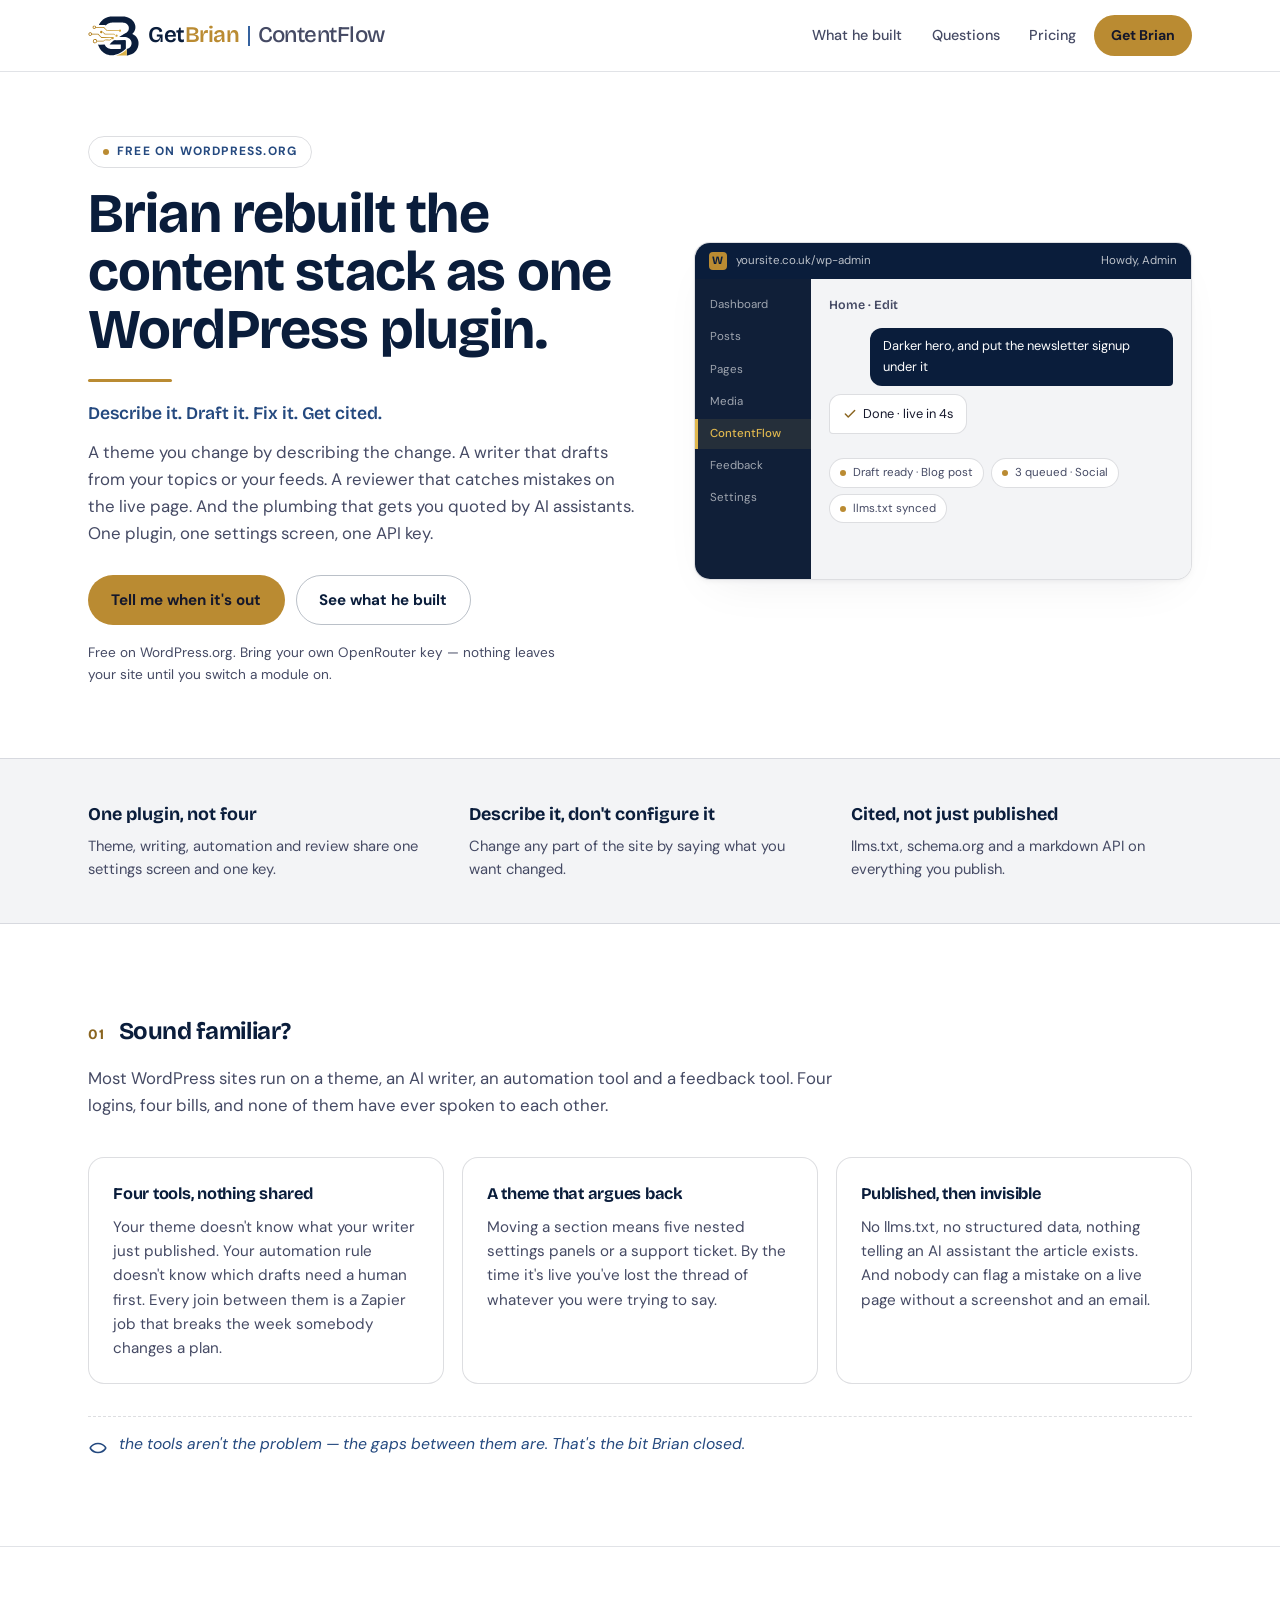
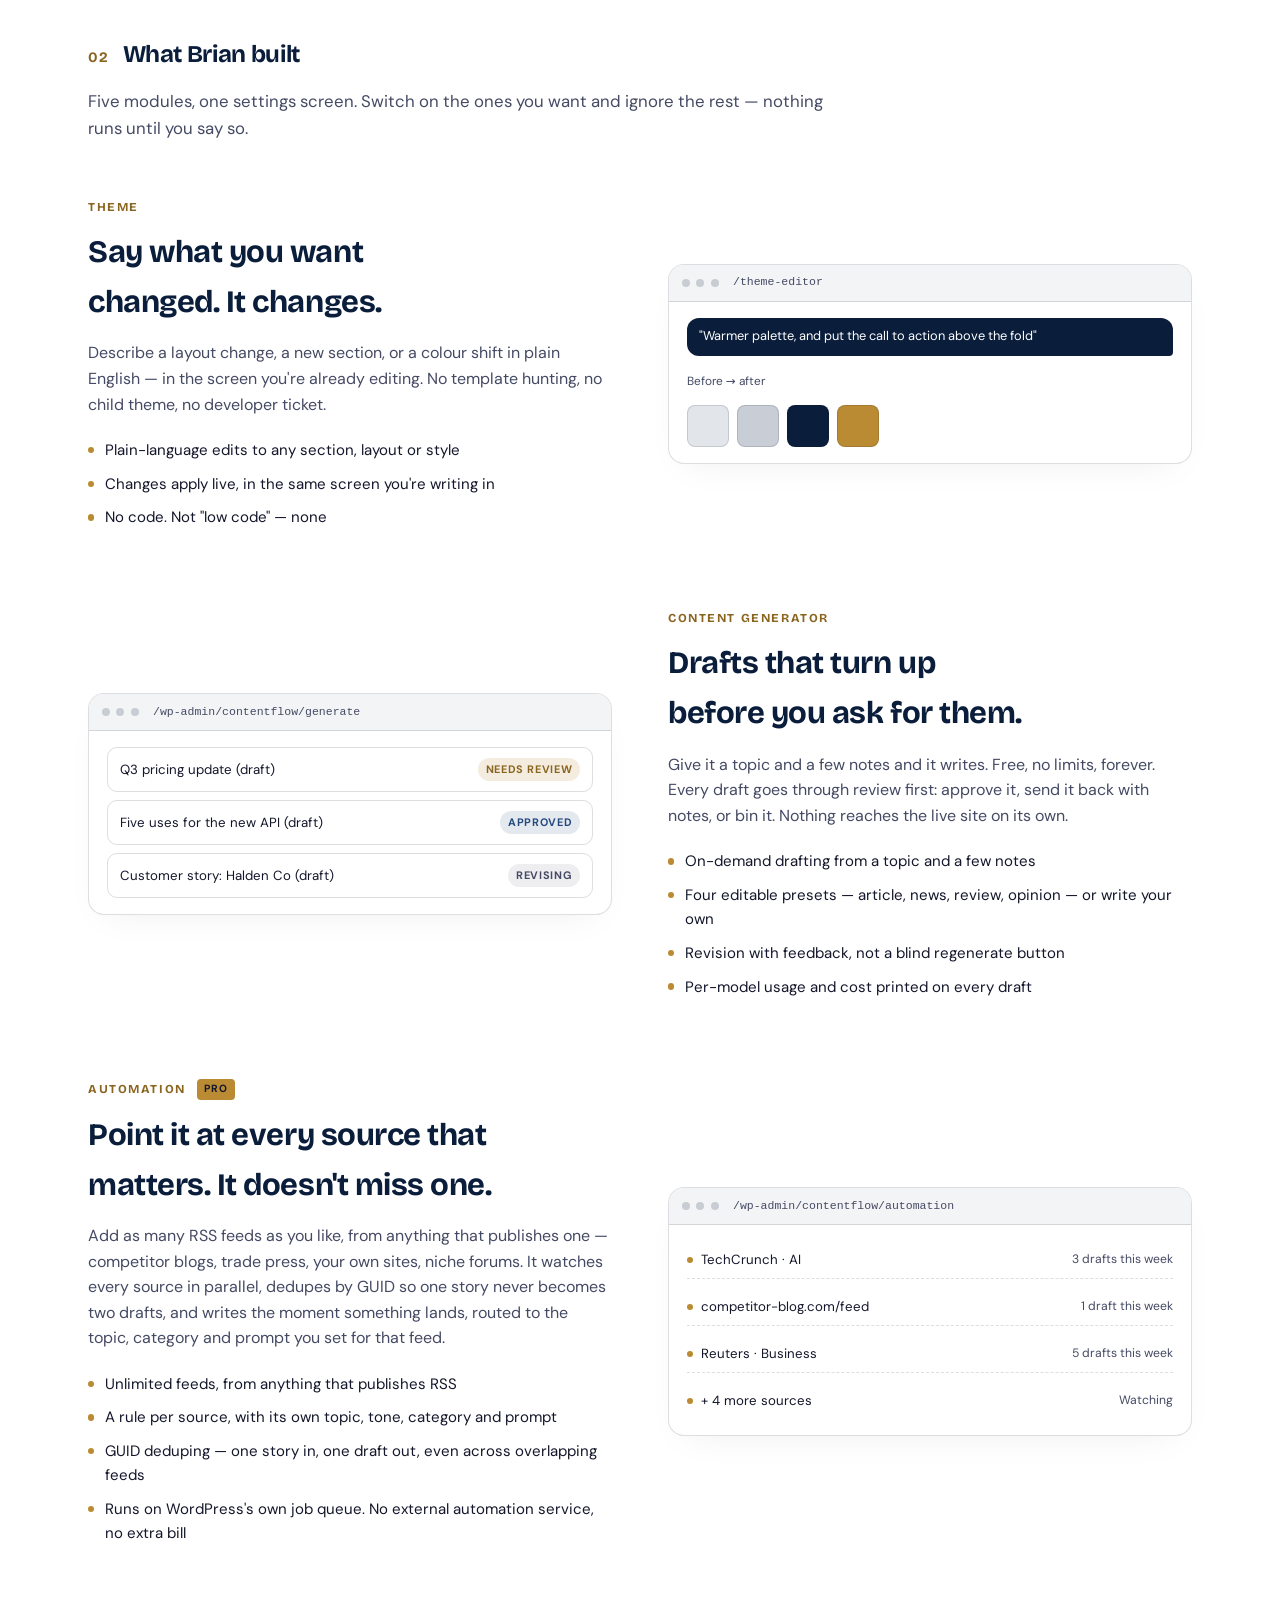
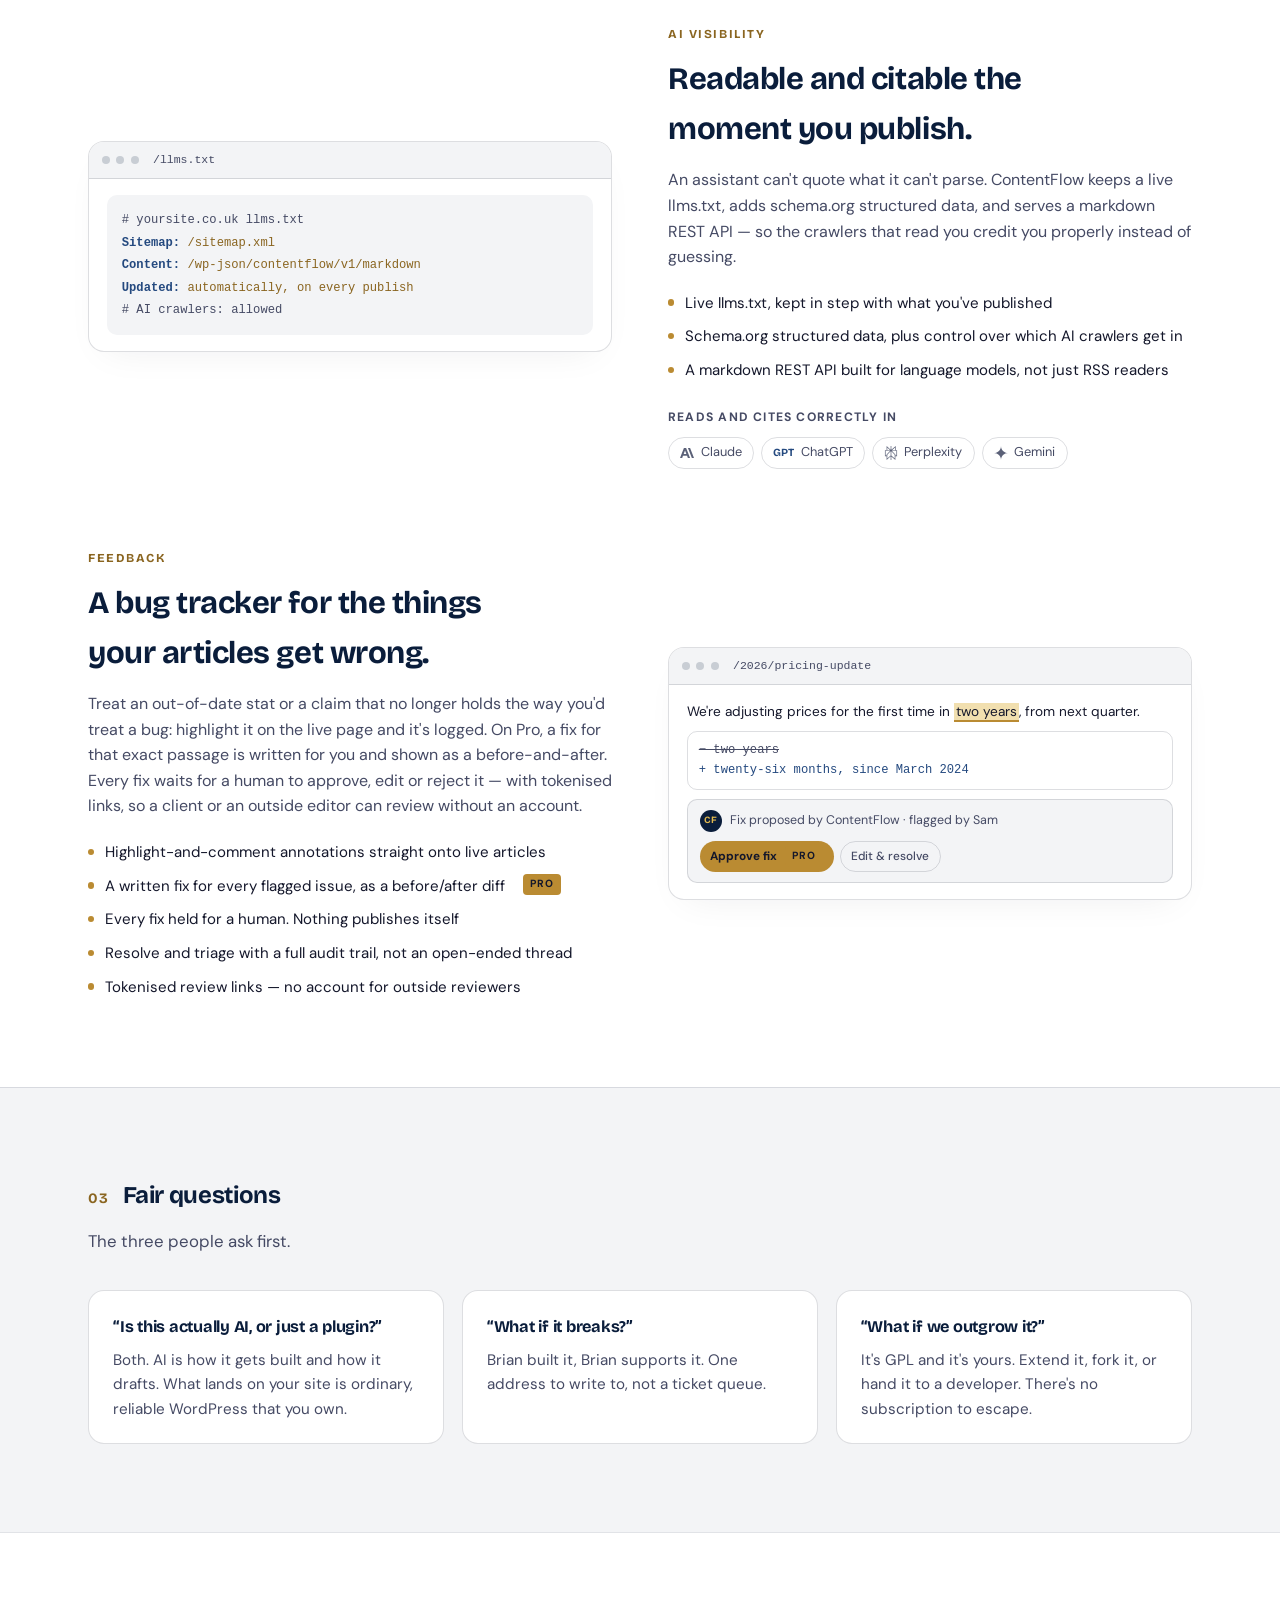
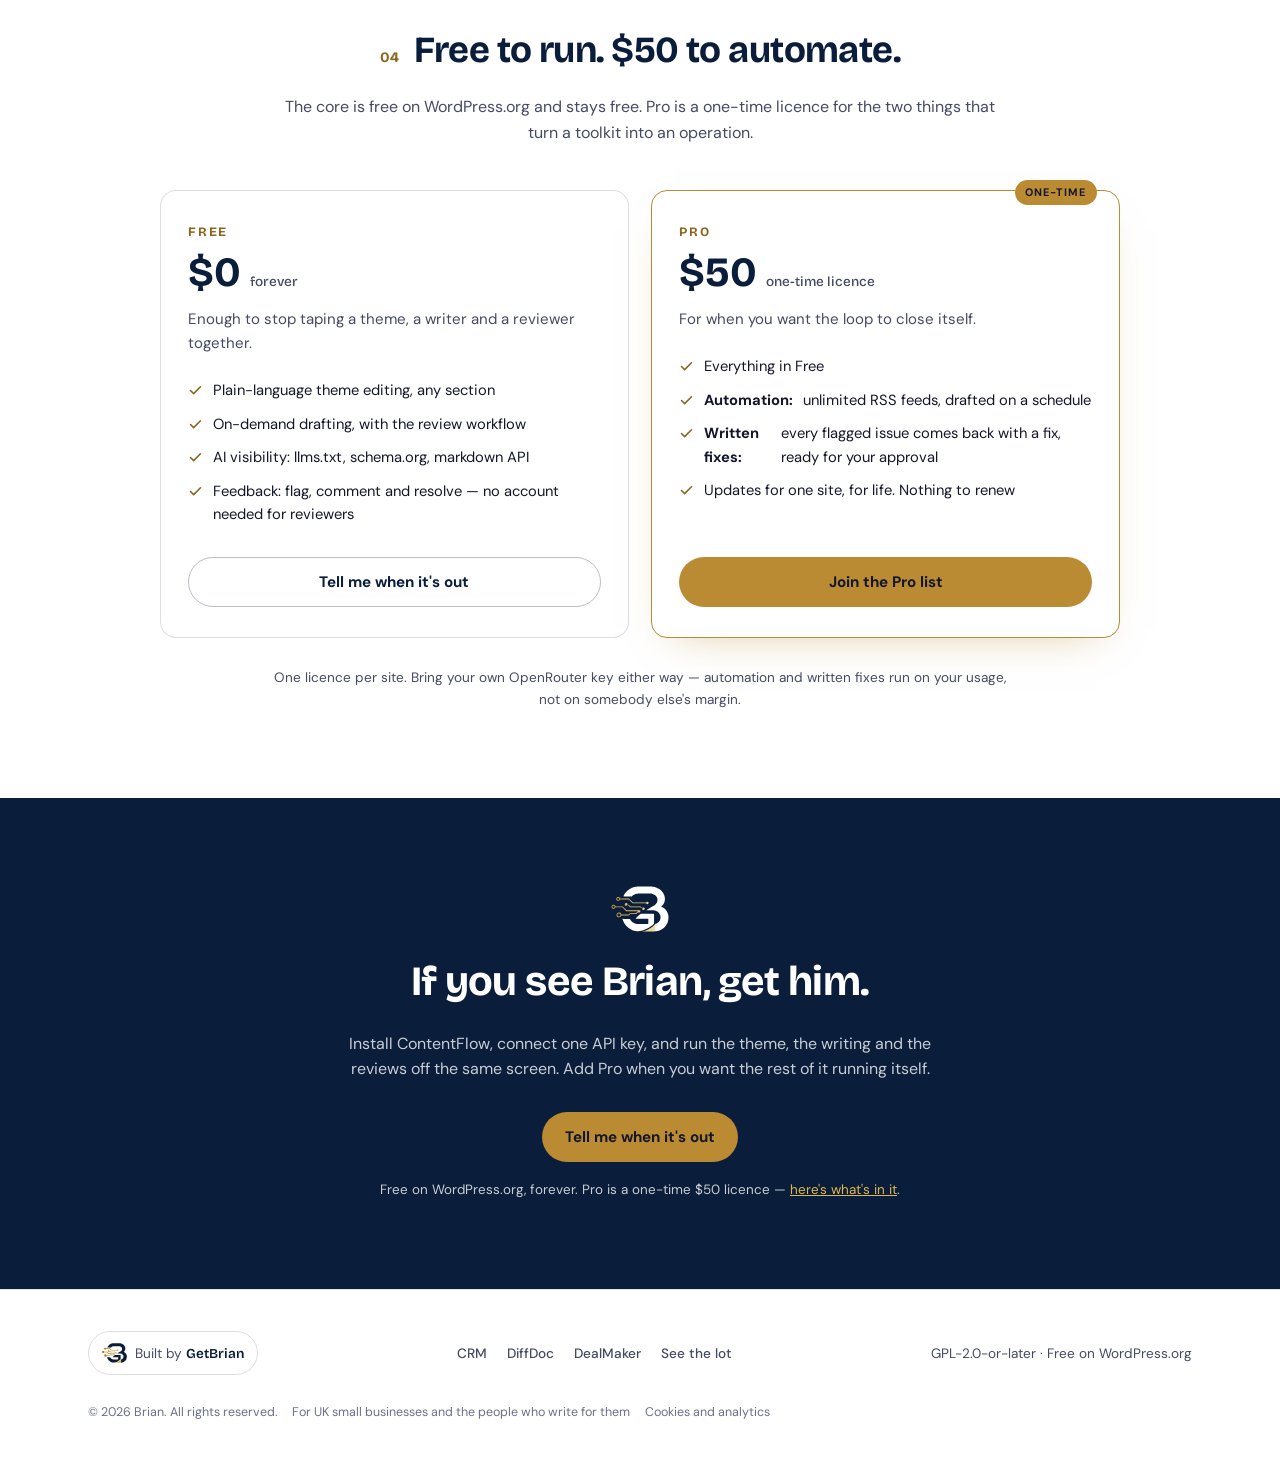
<file: index.html>
<!DOCTYPE html>
<html lang="en-GB">
<head>
<meta charset="UTF-8" />
<meta name="viewport" content="width=device-width, initial-scale=1, viewport-fit=cover" />
<meta name="theme-color" content="#ffffff" />
<title>ContentFlow, built by Brian — one WordPress plugin instead of four subscriptions</title>
<meta name="description" content="Brian rebuilt the WordPress content stack as one plugin: a theme you change by describing the change, a writer that drafts from your topics or your feeds, a reviewer that catches mistakes on the live page, and the plumbing that gets you cited by AI. Free on WordPress.org." />
<!-- The masterbrand icon set, byte-identical to what www.getbrian.xyz serves at the
     same paths. The .ico is here as well as the PNGs because Vercel's dashboard looks
     for /favicon.ico at the domain root. -->
<link rel="canonical" href="https://flow.getbrian.xyz/" />
<link rel="icon" href="favicon.ico" sizes="48x48" />
<link rel="icon" href="favicon-32.png" sizes="32x32" type="image/png" />
<link rel="icon" href="icon-512.png" sizes="512x512" type="image/png" />
<link rel="apple-touch-icon" href="apple-touch-icon.png" sizes="180x180" type="image/png" />
<!-- Share card: same 1200x630 layout as getbrian.xyz and DealMaker. Regenerate with
     scripts/gen-og.mjs (see its header for how to borrow sharp). -->
<meta property="og:type" content="website" />
<meta property="og:site_name" content="GetBrian ContentFlow" />
<meta property="og:url" content="https://flow.getbrian.xyz/" />
<meta property="og:title" content="ContentFlow, built by Brian" />
<meta property="og:description" content="One WordPress plugin instead of a theme, a writer, an automation tool and a feedback tool. Free on WordPress.org." />
<meta property="og:image" content="https://flow.getbrian.xyz/og-image.png" />
<meta property="og:image:width" content="1200" />
<meta property="og:image:height" content="630" />
<meta property="og:image:alt" content="GetBrian ContentFlow. One WordPress plugin. Not four subscriptions." />
<meta property="og:locale" content="en_GB" />
<meta name="twitter:card" content="summary_large_image" />
<meta name="twitter:title" content="ContentFlow, built by Brian" />
<meta name="twitter:description" content="One WordPress plugin instead of a theme, a writer, an automation tool and a feedback tool. Free on WordPress.org." />
<meta name="twitter:image" content="https://flow.getbrian.xyz/og-image.png" />
<link rel="preload" href="/fonts/dm-sans-latin.woff2" as="font" type="font/woff2" crossorigin />
<link rel="preload" href="/fonts/bricolage-grotesque-latin.woff2" as="font" type="font/woff2" crossorigin />
<link rel="stylesheet" href="/fonts/fonts.css" />
<style>
  /* ============================================================
     GetBrian design tokens — from docs/brand-book.html v3.
     Gold is a fill and logotype colour. Ink sits ON gold.
     The only gold allowed as small text on white is Gold Deep.
     Gold Light is for navy grounds only.
     ============================================================ */
  :root {
    --navy: #0A1D3B;          /* masterbrand: mark, headings, rules */
    --navy-soft: #24497F;     /* body-safe navy: running text, links */
    --navy-bright: #35629F;   /* focus rings, keylines */
    --gold: #BA8B32;          /* CTA fills, wordmark */
    --gold-hover: #A87B2A;
    --gold-deep: #8A6520;     /* the only gold that may be small text on white */
    --gold-light: #E0B84F;    /* navy grounds only */
    --paper: #FFFFFF;
    --paper-panel: #F3F4F6;   /* getbrian.xyz --bg-panel */
    --ink: #14172B;
    --ink-muted: #454A64;     /* getbrian.xyz --fg-muted; the CRM, DealMaker and Healthy use the same value */
    --ink-subtle: #6B7089;    /* getbrian.xyz --fg-subtle: legal line only */
    --border: rgba(20, 23, 43, 0.14);
    --rule: rgba(10, 29, 59, 0.12);
    --shadow: rgba(20, 23, 43, 0.08);
    --font-display: "Bricolage Grotesque", ui-sans-serif, system-ui, sans-serif;
    --font-body: "DM Sans", ui-sans-serif, system-ui, -apple-system, "Segoe UI", sans-serif;
    --radius: 10px;
    --radius-lg: 16px;
    color-scheme: light;
  }

  * { box-sizing: border-box; }
  html { scroll-behavior: smooth; }
  @media (prefers-reduced-motion: reduce) {
    html { scroll-behavior: auto; }
    *, *::before, *::after {
      animation-duration: 0.01ms !important;
      animation-iteration-count: 1 !important;
      transition-duration: 0.01ms !important;
    }
  }
  body {
    margin: 0;
    background: var(--paper);
    color: var(--ink);
    font-family: var(--font-body);
    font-size: 16px;
    line-height: 1.6;
    -webkit-font-smoothing: antialiased;
  }
  img, svg { display: block; max-width: 100%; }
  a { color: var(--navy-soft); }
  h1, h2, h3 {
    font-family: var(--font-display);
    font-weight: 700;
    letter-spacing: -0.015em;
    text-wrap: balance;
    color: var(--navy);
    margin: 0;
  }
  p { margin: 0; }
  ul { margin: 0; padding: 0; list-style: none; }
  button { font: inherit; }
  :focus-visible {
    outline: 2px solid var(--navy-bright);
    outline-offset: 3px;
    border-radius: 4px;
  }

  /* Anchor targets must clear the sticky header. */
  section[id], main > div[id] { scroll-margin-top: 5.5rem; }

  .wrap { max-width: 72rem; margin-inline: auto; padding-inline: 1.5rem; }
  .section-y { padding-block: 5.5rem; }
  @media (max-width: 640px) { .section-y { padding-block: 3.5rem; } }
  .rule-t { border-top: 1px solid var(--rule); }
  .rule-y { border-block: 1px solid var(--rule); }
  .panel { background: var(--paper-panel); }

  .skip-link {
    position: absolute; left: -9999px; top: 0;
    background: var(--navy); color: #fff; padding: 0.7rem 1.1rem;
    z-index: 60; border-radius: 0 0 var(--radius) 0; font-weight: 500;
  }
  .skip-link:focus { left: 0; }

  /* ---------- Buttons ---------- */
  .btn {
    display: inline-flex; align-items: center; justify-content: center; gap: 0.5rem;
    border-radius: 999px; padding: 0.72rem 1.4rem;
    font-family: var(--font-body); font-size: 0.95rem; font-weight: 700;
    cursor: pointer; border: 1px solid transparent; white-space: nowrap;
    /* .btn is used on <a> as well as <button>; without this the anchors carry
       the UA underline, which no other Brian site does. */
    text-decoration: none;
    transition: background-color 200ms ease, border-color 200ms ease, color 200ms ease;
  }
  /* Gold fill, ink on top — 5.9:1. Never gold text on white. */
  .btn-gold { background: var(--gold); color: var(--ink); }
  .btn-gold:hover { background: var(--gold-hover); }
  .btn-navy { background: var(--navy); color: #fff; }
  .btn-navy:hover { background: #061530; }
  .btn-outline { background: transparent; border-color: rgba(10, 29, 59, 0.28); color: var(--navy); }
  .btn-outline:hover { background: rgba(10, 29, 59, 0.05); border-color: var(--navy); }
  .btn-ghost { background: transparent; color: var(--navy-soft); font-weight: 500; }
  .btn-ghost:hover { background: rgba(10, 29, 59, 0.05); color: var(--navy); }
  .btn-sm { padding: 0.5rem 1rem; font-size: 0.88rem; }
  /* Keep every button a 44px touch target on touch devices. */
  @media (pointer: coarse) { .btn { min-height: 44px; } }

  /* ---------- Brand lockup ---------- */
  .lockup { display: inline-flex; align-items: center; gap: 0.6rem; text-decoration: none; min-width: 0; }
  .lockup-mark { height: 40px; width: auto; flex-shrink: 0; }
  .wordmark {
    font-family: var(--font-display); font-weight: 600; letter-spacing: -0.02em;
    font-size: 1.4rem; line-height: 1;
  }
  .wm-get { color: var(--navy); }
  /* Brian Gold, not Gold Deep. The wordmark is the one element allowed the
     3.1:1 logo gold — WCAG exempts logotypes, and the drawn artwork uses it.
     Gold Deep here made this lockup the odd one out against the CRM and
     DealMaker. Every other small gold element on the page still takes
     --gold-deep. */
  .wm-brian { color: var(--gold); }
  /* Product name matches the CRM lockup exactly (src/components/brand-lockup.tsx
     in SLC-CDG-CRM): Bricolage Grotesque at the wordmark's own size, medium weight,
     ink-muted, behind a 2px Navy Bright bar at 0.9em. Same size and face as the
     wordmark, one step quieter in weight and colour — the product name is a
     peer of the brand name, not a caption under it. */
  .product-tag {
    display: inline-flex; align-items: center;
    font-family: var(--font-display); font-weight: 500;
    font-size: 1.4rem; letter-spacing: -0.025em; line-height: 1;
    color: var(--ink-muted); white-space: nowrap;
    margin-left: -0.6rem; /* cancels .lockup's gap so the bar sits 0.5rem each side */
  }
  .product-tag::before {
    content: ""; display: inline-block; flex-shrink: 0;
    width: 2px; height: 0.9em; margin: 0 0.5rem;
    background: var(--navy-bright);
  }
  @media (max-width: 520px) { .product-tag { display: none; } }

  /* ---------- Header ---------- */
  .site-header {
    position: sticky; top: 0; z-index: 30;
    background: rgba(255, 255, 255, 0.92);
    backdrop-filter: saturate(180%) blur(10px);
    border-bottom: 1px solid var(--rule);
  }
  .header-row {
    display: flex; align-items: center; justify-content: space-between;
    gap: 1rem; padding-block: 0.85rem;
  }
  .header-nav { display: flex; align-items: center; gap: 0.35rem; }
  .nav-link {
    text-decoration: none; color: var(--ink-muted); font-size: 0.9rem; font-weight: 500;
    padding: 0.5rem 0.75rem; border-radius: 999px;
    transition: color 200ms ease, background-color 200ms ease;
  }
  .nav-link:hover { color: var(--navy); background: rgba(10, 29, 59, 0.05); }
  @media (max-width: 720px) { .nav-link { display: none; } }

  /* ---------- Mobile nav ----------
     Below 720px the three .nav-link items are display:none, so before this
     existed "What he built", "Questions" and "Pricing" were in the DOM and
     unreachable on a phone — the only nav a phone got was the gold CTA. */
  .nav-toggle {
    display: none;
    width: 44px; height: 44px;             /* 44px touch minimum */
    align-items: center; justify-content: center;
    background: none; border: 0; border-radius: 0.6rem;
    color: var(--navy); cursor: pointer;
    -webkit-tap-highlight-color: transparent;
  }
  .nav-toggle:hover { background: rgba(10, 29, 59, 0.05); }
  .nav-toggle .bars { position: relative; display: block; width: 20px; height: 16px; }
  .nav-toggle .bars i {
    position: absolute; left: 0; display: block; height: 2px; width: 20px;
    border-radius: 999px; background: currentColor;
    transition: transform 200ms ease, top 200ms ease;
  }
  .nav-toggle .bars i:nth-child(1) { top: 2px; }
  .nav-toggle .bars i:nth-child(2) { top: 12px; }
  .nav-toggle[aria-expanded="true"] .bars i:nth-child(1) { top: 7px; transform: rotate(45deg); }
  .nav-toggle[aria-expanded="true"] .bars i:nth-child(2) { top: 7px; transform: rotate(-45deg); }

  .nav-scrim {
    position: fixed; inset: 0; z-index: 40;
    background: rgba(10, 29, 59, 0.4);
    opacity: 0; pointer-events: none;
    transition: opacity 200ms ease;
  }
  .nav-scrim[data-open="true"] { opacity: 1; pointer-events: auto; }

  .nav-sheet {
    position: fixed; z-index: 50;
    left: 0.75rem; right: 0.75rem; top: 4.5rem;
    /* Solid, not the header's translucent glass: a menu has to stay legible
       over whatever it lands on, and backdrop-filter is the first thing
       dropped in reduced-transparency modes. */
    background: #fff;
    border: 1px solid var(--rule); border-radius: 1rem;
    box-shadow: 0 24px 60px -24px rgba(10, 29, 59, 0.45);
    padding: 0.5rem;
    opacity: 0; transform: translateY(-0.5rem) scale(0.98);
    pointer-events: none;
    transition: opacity 200ms ease, transform 200ms ease;
  }
  .nav-sheet[data-open="true"] { opacity: 1; transform: none; pointer-events: auto; }
  .nav-sheet a {
    display: flex; align-items: center; min-height: 48px;
    padding: 0 1rem; border-radius: 0.7rem;
    text-decoration: none; color: var(--ink-muted);
    font-size: 1rem; font-weight: 500;
  }
  .nav-sheet a:hover { background: rgba(10, 29, 59, 0.05); color: var(--navy); }
  .nav-sheet .sheet-cta {
    justify-content: center; margin-top: 0.5rem;
    background: var(--gold); color: var(--ink); font-weight: 600;
  }

  @media (max-width: 720px) { .nav-toggle { display: inline-flex; } }
  @media (min-width: 721px) { .nav-scrim, .nav-sheet { display: none; } }

  /* ---------- Sticky CTA ----------
     A one-page site with a single conversion action does not earn a permanent
     tab bar; the bar stays hidden until the hero CTA scrolls away. */
  .sticky-cta {
    position: fixed; inset-inline: 0; bottom: 0; z-index: 35;
    padding: 0.75rem 1rem;
    /* max() picks up the iPhone home-indicator inset, 0 without one. */
    padding-bottom: max(0.75rem, env(safe-area-inset-bottom));
    background: rgba(255, 255, 255, 0.95);
    -webkit-backdrop-filter: blur(10px); backdrop-filter: blur(10px);
    border-top: 1px solid var(--rule);
    transform: translateY(100%);
    transition: transform 300ms ease;
  }
  .sticky-cta[data-shown="true"] { transform: none; }
  .sticky-cta a {
    display: flex; align-items: center; justify-content: center;
    min-height: 48px; width: 100%;
  }
  @media (min-width: 721px) { .sticky-cta { display: none; } }

  /* ---------- Touch + input hardening ---------- */
  .lockup, .built-by { min-height: 44px; }
  /* iOS Safari force-zooms the viewport for any focused field under 16px and
     never zooms back out. */
  @media (max-width: 720px) {
    input, select, textarea { font-size: 16px; }
    /* Clears the sticky CTA so the footer's last line is never trapped. */
    .site-footer { padding-bottom: calc(5.5rem + env(safe-area-inset-bottom)); }
  }
  /* The cookie-settings chip sits above the sticky CTA on phones so it never covers the button. */
  @media (max-width: 720px) { body .gbc__chip { bottom: calc(5.25rem + env(safe-area-inset-bottom)); } }
  body { overscroll-behavior-y: none; }
  html { scroll-padding-top: 5.5rem; }

  /* ---------- Shared bits ---------- */
  .pill {
    display: inline-flex; align-items: center; gap: 0.5rem;
    border: 1px solid var(--border); border-radius: 999px;
    padding: 0.32rem 0.85rem;
    font-size: 0.75rem; font-weight: 700; letter-spacing: 0.1em; text-transform: uppercase;
    color: var(--navy-soft);
  }
  .dot { width: 0.4rem; height: 0.4rem; border-radius: 999px; background: var(--gold); flex-shrink: 0; }
  .chapter-head { display: flex; align-items: baseline; gap: 0.9rem; margin-bottom: 0.9rem; }
  .chapter-num {
    font-family: var(--font-display); font-weight: 700; font-size: 0.9rem;
    color: var(--gold-deep); letter-spacing: 0.04em;
  }
  .lede { color: var(--ink-muted); font-size: 1.05rem; max-width: 62ch; }

  .margin-note {
    display: flex; align-items: flex-start; gap: 0.7rem;
    margin-top: 2rem; padding-top: 1rem; border-top: 1px dashed var(--border);
  }
  .margin-note svg { flex-shrink: 0; margin-top: 0.35rem; }
  .note { font-style: italic; color: var(--navy-soft); font-size: 0.98rem; line-height: 1.45; max-width: 60ch; }

  .card {
    border: 1px solid var(--border); border-radius: var(--radius-lg);
    padding: 1.4rem 1.5rem; background: var(--paper);
  }
  .card h3 { font-size: 1.02rem; margin-bottom: 0.5rem; }
  .card p { color: var(--ink-muted); font-size: 0.95rem; }

  .tag-pro {
    display: inline-block; margin-left: 0.5rem;
    background: var(--gold); color: var(--ink);
    font-size: 0.65rem; font-weight: 700; letter-spacing: 0.09em; text-transform: uppercase;
    padding: 0.15rem 0.45rem; border-radius: 4px; vertical-align: middle;
  }

  /* ---------- Hero ---------- */
  .hero { padding-block: 4rem 4.5rem; }
  @media (max-width: 640px) { .hero { padding-block: 2.5rem 3rem; } }
  .hero-grid {
    display: grid; grid-template-columns: 1fr; gap: 3rem; align-items: center;
  }
  @media (min-width: 1000px) {
    .hero-grid { grid-template-columns: 1.05fr 0.95fr; gap: 3.5rem; }
  }
  .hero h1 {
    font-size: clamp(2.2rem, 5.2vw, 3.5rem);
    line-height: 1.03;
    margin-top: 1.1rem;
  }
  .hero-rule {
    width: 84px; height: 3px; background: var(--gold);
    margin: 1.3rem 0 1.1rem; border-radius: 2px;
  }
  .hero-kicker {
    font-family: var(--font-display); font-weight: 600; font-size: 1.1rem;
    color: var(--navy-soft); margin-bottom: 0.7rem;
  }
  .hero-desc { color: var(--ink-muted); font-size: 1.05rem; max-width: 56ch; }
  .hero-ctas { display: flex; flex-wrap: wrap; gap: 0.7rem; margin-top: 1.8rem; }
  .hero-fine { margin-top: 1.1rem; font-size: 0.85rem; color: var(--ink-muted); max-width: 52ch; }

  /* ---------- WP admin mock ---------- */
  .wp-window {
    border: 1px solid var(--border); border-radius: var(--radius-lg); overflow: hidden;
    box-shadow: 0 18px 46px -20px var(--shadow), 0 2px 6px -2px var(--shadow);
    background: var(--paper);
  }
  .wp-adminbar {
    display: flex; align-items: center; gap: 0.6rem;
    background: var(--navy); color: rgba(255, 255, 255, 0.72);
    padding: 0.55rem 0.85rem; font-size: 0.72rem;
  }
  .wp-badge {
    width: 18px; height: 18px; border-radius: 4px; background: var(--gold);
    color: var(--navy); font-family: var(--font-display); font-weight: 700; font-size: 0.7rem;
    display: inline-flex; align-items: center; justify-content: center; flex-shrink: 0;
  }
  .wp-adminbar-user { margin-left: auto; }
  .wp-body { display: grid; grid-template-columns: 116px minmax(0, 1fr); min-height: 300px; }
  @media (max-width: 420px) { .wp-body { grid-template-columns: 88px minmax(0, 1fr); } }
  .wp-sidebar {
    background: #101F38; padding: 0.7rem 0; display: flex; flex-direction: column; gap: 0.1rem;
  }
  .wp-side-item {
    font-size: 0.72rem; color: rgba(255, 255, 255, 0.6);
    padding: 0.38rem 0.75rem; border-left: 3px solid transparent;
  }
  .wp-side-item.active {
    color: var(--gold-light); background: rgba(224, 184, 79, 0.1);
    border-left-color: var(--gold-light); font-weight: 500;
  }
  .wp-main { padding: 1rem 1.1rem; background: var(--paper-panel); }
  .wp-main-title {
    font-family: var(--font-display); font-size: 0.78rem; font-weight: 600;
    color: var(--ink-muted); margin-bottom: 0.8rem;
  }
  .bubble {
    border-radius: 12px; padding: 0.55rem 0.8rem; font-size: 0.8rem;
    max-width: 88%; margin-bottom: 0.5rem;
  }
  .bubble-user { background: var(--navy); color: #fff; margin-left: auto; border-bottom-right-radius: 4px; }
  .bubble-ai {
    background: var(--paper); border: 1px solid var(--border); color: var(--ink);
    display: inline-flex; align-items: center; gap: 0.4rem; border-bottom-left-radius: 4px;
  }
  .console-chips { display: flex; flex-wrap: wrap; gap: 0.4rem; margin-top: 1rem; }
  .chip {
    display: inline-flex; align-items: center; gap: 0.4rem;
    border: 1px solid var(--border); background: var(--paper); border-radius: 999px;
    padding: 0.28rem 0.66rem; font-size: 0.72rem; color: var(--ink-muted);
  }
  .dot-live { width: 6px; height: 6px; border-radius: 999px; background: var(--gold); flex-shrink: 0; }

  /* ---------- Proof strip ---------- */
  .proof-grid {
    display: grid; grid-template-columns: 1fr; gap: 2rem; padding-block: 2.6rem;
  }
  @media (min-width: 768px) {
    .proof-grid { grid-template-columns: repeat(3, 1fr); gap: 2.5rem; }
  }
  .proof-num {
    font-family: var(--font-display); font-weight: 700; font-size: 1.12rem;
    color: var(--navy); margin-bottom: 0.35rem;
  }
  .proof-cap { font-size: 0.92rem; color: var(--ink-muted); }

  /* ---------- Problem ---------- */
  .pain-grid { display: grid; grid-template-columns: 1fr; gap: 1.1rem; margin-top: 2.4rem; }
  @media (min-width: 860px) { .pain-grid { grid-template-columns: repeat(3, 1fr); } }

  /* ---------- Showcase rows ---------- */
  .showcase-list { display: flex; flex-direction: column; gap: 5rem; }
  @media (max-width: 640px) { .showcase-list { gap: 3.5rem; } }
  .showcase-row { display: grid; grid-template-columns: 1fr; gap: 2rem; align-items: center; }
  @media (min-width: 960px) {
    .showcase-row { grid-template-columns: repeat(2, 1fr); gap: 3.5rem; }
    .showcase-row.flip .sc-text { order: 2; }
  }
  .sc-kicker-row { display: flex; align-items: center; gap: 0.2rem; margin-bottom: 0.6rem; }
  .sc-kicker {
    font-family: var(--font-display); font-size: 0.76rem; font-weight: 700;
    letter-spacing: 0.13em; text-transform: uppercase; color: var(--gold-deep);
  }
  .sc-text h2 { font-size: clamp(1.5rem, 3vw, 1.95rem); margin-bottom: 0.85rem; }
  .sc-text > p { color: var(--ink-muted); max-width: 56ch; }
  .sc-points { margin-top: 1.3rem; display: flex; flex-direction: column; gap: 0.6rem; }
  .sc-points li {
    display: flex; gap: 0.65rem; align-items: flex-start;
    font-size: 0.94rem; color: var(--ink);
  }
  .sc-points .dot { margin-top: 0.55rem; }

  .frame {
    border: 1px solid var(--border); border-radius: var(--radius-lg); overflow: hidden;
    background: var(--paper);
    box-shadow: 0 14px 36px -18px var(--shadow);
  }
  .frame-bar {
    display: flex; align-items: center; gap: 0.4rem;
    padding: 0.55rem 0.8rem; background: var(--paper-panel);
    border-bottom: 1px solid var(--border);
  }
  .frame-dot { width: 8px; height: 8px; border-radius: 999px; background: rgba(10, 29, 59, 0.18); }
  .frame-path {
    margin-left: 0.5rem; font-family: ui-monospace, SFMono-Regular, Menlo, monospace;
    font-size: 0.72rem; color: var(--ink-muted); overflow: hidden; text-overflow: ellipsis; white-space: nowrap;
  }
  .frame-body { padding: 1rem 1.1rem; display: flex; flex-direction: column; gap: 0.55rem; }

  .swatch-row { display: flex; gap: 0.5rem; margin-top: 0.3rem; }
  .swatch { width: 42px; height: 42px; border-radius: 8px; border: 1px solid var(--border); }

  .draft-row {
    display: flex; align-items: center; justify-content: space-between; gap: 0.8rem;
    border: 1px solid var(--border); border-radius: var(--radius);
    padding: 0.6rem 0.75rem; font-size: 0.83rem;
  }
  .status {
    font-size: 0.68rem; font-weight: 700; letter-spacing: 0.06em; text-transform: uppercase;
    padding: 0.18rem 0.5rem; border-radius: 999px; white-space: nowrap;
  }
  .status-review { background: rgba(186, 139, 50, 0.16); color: var(--gold-deep); }
  .status-approved { background: rgba(36, 73, 127, 0.12); color: var(--navy-soft); }
  .status-revising { background: rgba(20, 23, 43, 0.07); color: var(--ink-muted); }

  .feed-row {
    display: flex; align-items: center; justify-content: space-between; gap: 0.8rem;
    padding: 0.5rem 0; border-bottom: 1px dashed var(--border); font-size: 0.83rem;
  }
  .feed-row:last-child { border-bottom: none; }
  .feed-source { display: inline-flex; align-items: center; gap: 0.5rem; min-width: 0; }
  .feed-source .name { overflow: hidden; text-overflow: ellipsis; white-space: nowrap; }
  .feed-meta { color: var(--ink-muted); font-size: 0.76rem; white-space: nowrap; }

  .code-block {
    font-family: ui-monospace, SFMono-Regular, Menlo, monospace;
    font-size: 0.76rem; line-height: 1.85; color: var(--ink);
    background: var(--paper-panel); border-radius: var(--radius); padding: 0.85rem 0.95rem;
    overflow-x: auto;
  }
  .c-com { color: var(--ink-muted); }
  .c-key { color: var(--navy-soft); font-weight: 700; }
  .c-val { color: var(--gold-deep); }

  .ai-badges-label {
    margin-top: 1.6rem; font-size: 0.76rem; font-weight: 700;
    letter-spacing: 0.1em; text-transform: uppercase; color: var(--ink-muted);
  }
  .ai-badges { display: flex; flex-wrap: wrap; gap: 0.45rem; margin-top: 0.6rem; }
  .ai-badge {
    display: inline-flex; align-items: center; gap: 0.4rem;
    border: 1px solid var(--border); border-radius: 999px; padding: 0.3rem 0.7rem;
    font-size: 0.8rem; color: var(--ink-muted);
  }
  .ai-badge-icon { width: 14px; height: 14px; }
  .ai-badge-mono {
    font-family: var(--font-display); font-weight: 700; font-size: 0.68rem; color: var(--navy-soft);
  }

  .article-mock { font-size: 0.85rem; color: var(--ink); }
  .highlight { background: rgba(224, 184, 79, 0.45); border-bottom: 2px solid var(--gold); padding: 0 2px; }
  .diff-box {
    border: 1px solid var(--border); border-radius: var(--radius);
    padding: 0.55rem 0.7rem; font-family: ui-monospace, SFMono-Regular, Menlo, monospace; font-size: 0.76rem;
  }
  .diff-old { color: var(--ink-muted); text-decoration: line-through; }
  .diff-new { color: var(--navy-soft); font-weight: 500; }
  .comment-pop {
    border: 1px solid var(--border); border-radius: var(--radius);
    padding: 0.65rem 0.75rem; background: var(--paper-panel);
  }
  .reviewer-row {
    display: flex; align-items: center; gap: 0.5rem; font-size: 0.78rem; color: var(--ink-muted);
    margin-bottom: 0.55rem;
  }
  .reviewer-row .avatar {
    width: 22px; height: 22px; border-radius: 999px; background: var(--navy); color: var(--gold-light);
    font-family: var(--font-display); font-size: 0.6rem; font-weight: 700;
    display: inline-flex; align-items: center; justify-content: center; flex-shrink: 0;
  }
  .comment-actions { display: flex; flex-wrap: wrap; gap: 0.4rem; }
  .mini-btn {
    font-size: 0.74rem; font-weight: 700; padding: 0.3rem 0.65rem; border-radius: 999px;
    background: var(--gold); color: var(--ink);
  }
  .mini-btn-ghost { background: transparent; border: 1px solid var(--border); color: var(--ink-muted); font-weight: 500; }

  /* ---------- Objections ---------- */
  .obj-grid { display: grid; grid-template-columns: 1fr; gap: 1.1rem; margin-top: 2.2rem; }
  @media (min-width: 860px) { .obj-grid { grid-template-columns: repeat(3, 1fr); } }

  /* ---------- Pricing ---------- */
  .pricing-head { text-align: center; max-width: 46rem; margin-inline: auto; }
  .pricing-head h2 { font-size: clamp(1.7rem, 3.4vw, 2.3rem); }
  .pricing-head p { color: var(--ink-muted); margin-top: 0.8rem; }
  .pricing-grid {
    display: grid; grid-template-columns: 1fr; gap: 1.4rem;
    margin-top: 2.8rem; max-width: 60rem; margin-inline: auto;
  }
  @media (min-width: 820px) { .pricing-grid { grid-template-columns: repeat(2, 1fr); } }
  .price-card {
    position: relative; border: 1px solid var(--border); border-radius: var(--radius-lg);
    padding: 1.9rem 1.7rem; display: flex; flex-direction: column; background: var(--paper);
  }
  .price-card.pro { border-color: var(--gold); box-shadow: 0 16px 40px -24px rgba(186, 139, 50, 0.55); }
  .price-ribbon {
    position: absolute; top: -0.7rem; right: 1.4rem;
    background: var(--gold); color: var(--ink);
    font-size: 0.68rem; font-weight: 700; letter-spacing: 0.09em; text-transform: uppercase;
    padding: 0.22rem 0.65rem; border-radius: 999px;
  }
  .price-name {
    font-family: var(--font-display); font-weight: 700; font-size: 0.8rem;
    letter-spacing: 0.13em; text-transform: uppercase; color: var(--gold-deep);
  }
  .price-amount {
    font-family: var(--font-display); font-weight: 700; font-size: 2.6rem;
    color: var(--navy); line-height: 1.1; margin-top: 0.5rem;
  }
  .price-amount span { font-size: 0.85rem; font-weight: 500; color: var(--ink-muted); letter-spacing: 0; }
  .price-tagline { color: var(--ink-muted); font-size: 0.94rem; margin-top: 0.7rem; }
  .price-list { display: flex; flex-direction: column; gap: 0.62rem; margin: 1.5rem 0 1.9rem; }
  .price-list li { display: flex; gap: 0.6rem; align-items: flex-start; font-size: 0.92rem; }
  .price-check { flex-shrink: 0; margin-top: 0.25rem; }
  .price-card .btn { margin-top: auto; width: 100%; }
  .price-fine {
    text-align: center; font-size: 0.85rem; color: var(--ink-muted);
    margin-top: 1.8rem; max-width: 46rem; margin-inline: auto;
  }

  /* ---------- CTA band ---------- */
  .cta-band { background: var(--navy); color: #fff; }
  .cta-inner { text-align: center; max-width: 44rem; margin-inline: auto; }
  .cta-inner h2 {
    color: #fff; font-size: clamp(1.8rem, 4vw, 2.6rem); margin: 1rem 0 1rem;
  }
  .cta-inner > p { color: rgba(255, 255, 255, 0.78); max-width: 40rem; margin-inline: auto; }
  .cta-inner .btn { margin-top: 1.9rem; }
  .cta-fine { margin-top: 1.1rem; font-size: 0.84rem; color: rgba(255, 255, 255, 0.62); }
  .cta-fine a { color: var(--gold-light); }
  .cta-mark { height: 46px; width: auto; margin-inline: auto; }

  /* ---------- Footer ---------- */
  .site-footer { padding-block: 2.6rem; }
  .foot-row {
    display: flex; flex-wrap: wrap; align-items: center; justify-content: space-between;
    gap: 1.1rem; font-size: 0.85rem; color: var(--ink-muted);
  }
  .built-by {
    display: inline-flex; align-items: center; gap: 0.5rem;
    text-decoration: none; color: var(--ink-muted);
    border: 1px solid var(--border); border-radius: 999px; padding: 0.35rem 0.8rem;
    transition: border-color 200ms ease, color 200ms ease;
  }
  .built-by:hover { border-color: var(--navy); color: var(--navy); }
  .built-by img { height: 20px; width: auto; }
  .built-by b { font-family: var(--font-display); font-weight: 600; color: var(--navy); }
  /* Sibling band: every other Brian product footer links the rest of the estate
     (CRM "More from Brian", DealMaker "Brian built these too", DiffDoc "More Brian
     builds"); this page did not link any of them. Plain names in ink, as on
     getbrian.xyz's own footer. */
  .foot-links { display: flex; flex-wrap: wrap; align-items: center; gap: 0 0.25rem; }
  .foot-links a {
    display: inline-flex; align-items: center; min-height: 44px; padding: 0 0.5rem;
    border-radius: 0.5rem; text-decoration: none; color: var(--ink-muted); font-weight: 500;
    transition: color 200ms ease, background-color 200ms ease;
  }
  .foot-links a:hover { color: var(--navy); background: rgba(10, 29, 59, 0.05); }
  .foot-legal {
    display: flex; flex-wrap: wrap; align-items: center; gap: 0 0.9rem;
    margin-top: 1rem; font-size: 0.78rem; color: var(--ink-subtle);
  }
  .foot-legal a {
    display: inline-flex; align-items: center; min-height: 44px;
    color: inherit; text-decoration: none; text-underline-offset: 2px;
  }
  .foot-legal a:hover { color: var(--ink); text-decoration: underline; }
</style>
</head>
<body>

<a class="skip-link" href="#main">Skip to content</a>

<header class="site-header">
  <div class="wrap header-row">
    <a href="#top" class="lockup" aria-label="GetBrian — ContentFlow home">
      <img src="brand/brian-mark.svg" alt="" class="lockup-mark" aria-hidden="true" />
      <span class="wordmark"><span class="wm-get">Get</span><span class="wm-brian">Brian</span></span>
      <span class="product-tag">ContentFlow</span>
    </a>
    <nav class="header-nav" aria-label="Primary">
      <a href="#modules" class="nav-link">What he built</a>
      <a href="#questions" class="nav-link">Questions</a>
      <a href="#pricing" class="nav-link">Pricing</a>
      <a href="mailto:contentflow@getbrian.xyz?subject=ContentFlow%20-%20tell%20me%20when%20it%27s%20out&amp;body=Tell%20me%20when%20ContentFlow%20is%20available." class="btn btn-gold btn-sm">Get Brian</a>
      <button type="button" class="nav-toggle" aria-label="Open menu" aria-expanded="false" aria-controls="nav-sheet">
        <span class="bars" aria-hidden="true"><i></i><i></i></span>
      </button>
    </nav>
  </div>
</header>

<!-- Mobile nav sheet. Sits outside <header> deliberately: .site-header sets
     backdrop-filter, and a filtered element becomes the containing block for
     its position:fixed descendants — nested inside, `inset: 0` would resolve
     to the header bar rather than the viewport, so the scrim would cover only
     the header. -->
<div class="nav-scrim" data-open="false" hidden></div>
<div class="nav-sheet" id="nav-sheet" data-open="false" role="dialog" aria-modal="true" aria-label="Site menu" hidden>
  <nav aria-label="Primary mobile">
    <a href="#modules">What he built</a>
    <a href="#questions">Questions</a>
    <a href="#pricing">Pricing</a>
    <a class="sheet-cta" href="mailto:contentflow@getbrian.xyz?subject=ContentFlow%20-%20tell%20me%20when%20it%27s%20out&amp;body=Tell%20me%20when%20ContentFlow%20is%20available.">Get Brian</a>
  </nav>
</div>

<main id="main">
  <div id="top"></div>

  <!-- HERO -->
  <section class="hero">
    <div class="wrap hero-grid">
      <div>
        <span class="pill"><span class="dot" aria-hidden="true"></span>Free on WordPress.org</span>
        <h1>Brian rebuilt the content stack as one WordPress plugin.</h1>
        <div class="hero-rule" aria-hidden="true"></div>
        <p class="hero-kicker">Describe it. Draft it. Fix it. Get cited.</p>
        <p class="hero-desc">A theme you change by describing the change. A writer that drafts from your topics or your feeds. A reviewer that catches mistakes on the live page. And the plumbing that gets you quoted by AI assistants. One plugin, one settings screen, one API key.</p>
        <div class="hero-ctas">
          <a href="mailto:contentflow@getbrian.xyz?subject=ContentFlow%20-%20tell%20me%20when%20it%27s%20out&amp;body=Tell%20me%20when%20ContentFlow%20is%20available." id="hero-cta" class="btn btn-gold">Tell me when it's out</a>
          <a href="#modules" class="btn btn-outline">See what he built</a>
        </div>
        <p class="hero-fine">Free on WordPress.org. Bring your own OpenRouter key — nothing leaves your site until you switch a module on.</p>
      </div>

      <div class="wp-window" role="img" aria-label="Mock WordPress admin screen. The ContentFlow menu is selected, a plain-language instruction has just changed the site theme, and status chips read: draft ready, three posts queued, llms.txt synced.">
        <div class="wp-adminbar">
          <span class="wp-badge" aria-hidden="true">W</span>
          <span>yoursite.co.uk/wp-admin</span>
          <span class="wp-adminbar-user">Howdy, Admin</span>
        </div>
        <div class="wp-body">
          <aside class="wp-sidebar" aria-hidden="true">
            <span class="wp-side-item">Dashboard</span>
            <span class="wp-side-item">Posts</span>
            <span class="wp-side-item">Pages</span>
            <span class="wp-side-item">Media</span>
            <span class="wp-side-item active">ContentFlow</span>
            <span class="wp-side-item">Feedback</span>
            <span class="wp-side-item">Settings</span>
          </aside>
          <div class="wp-main">
            <p class="wp-main-title">Home · Edit</p>
            <div class="bubble bubble-user">Darker hero, and put the newsletter signup under it</div>
            <div class="bubble bubble-ai">
              <svg width="14" height="14" viewBox="0 0 24 24" fill="none" aria-hidden="true"><path d="M20 6L9 17l-5-5" stroke="#8A6520" stroke-width="2.5" stroke-linecap="round" stroke-linejoin="round"/></svg>
              Done · live in 4s
            </div>
            <div class="console-chips">
              <span class="chip"><span class="dot-live" aria-hidden="true"></span>Draft ready · Blog post</span>
              <span class="chip"><span class="dot-live" aria-hidden="true"></span>3 queued · Social</span>
              <span class="chip"><span class="dot-live" aria-hidden="true"></span>llms.txt synced</span>
            </div>
          </div>
        </div>
      </div>
    </div>
  </section>

  <!-- PROOF STRIP -->
  <section class="rule-y panel">
    <div class="wrap proof-grid">
      <div>
        <p class="proof-num">One plugin, not four</p>
        <p class="proof-cap">Theme, writing, automation and review share one settings screen and one key.</p>
      </div>
      <div>
        <p class="proof-num">Describe it, don't configure it</p>
        <p class="proof-cap">Change any part of the site by saying what you want changed.</p>
      </div>
      <div>
        <p class="proof-num">Cited, not just published</p>
        <p class="proof-cap">llms.txt, schema.org and a markdown API on everything you publish.</p>
      </div>
    </div>
  </section>

  <!-- 01 THE PROBLEM -->
  <section class="section-y" id="pain">
    <div class="wrap">
      <div class="chapter-head">
        <span class="chapter-num">01</span>
        <h2>Sound familiar?</h2>
      </div>
      <p class="lede">Most WordPress sites run on a theme, an AI writer, an automation tool and a feedback tool. Four logins, four bills, and none of them have ever spoken to each other.</p>

      <div class="pain-grid">
        <div class="card">
          <h3>Four tools, nothing shared</h3>
          <p>Your theme doesn't know what your writer just published. Your automation rule doesn't know which drafts need a human first. Every join between them is a Zapier job that breaks the week somebody changes a plan.</p>
        </div>
        <div class="card">
          <h3>A theme that argues back</h3>
          <p>Moving a section means five nested settings panels or a support ticket. By the time it's live you've lost the thread of whatever you were trying to say.</p>
        </div>
        <div class="card">
          <h3>Published, then invisible</h3>
          <p>No llms.txt, no structured data, nothing telling an AI assistant the article exists. And nobody can flag a mistake on a live page without a screenshot and an email.</p>
        </div>
      </div>

      <div class="margin-note">
        <svg width="20" height="20" viewBox="0 0 20 20" aria-hidden="true"><path d="M2 10c4-6 12-6 16 0M2 10c4 6 12 6 16 0" stroke="#24497F" stroke-width="1.6" fill="none"/></svg>
        <span class="note">the tools aren't the problem — the gaps between them are. That's the bit Brian closed.</span>
      </div>
    </div>
  </section>

  <!-- 02 WHAT BRIAN BUILT -->
  <section class="rule-t section-y" id="modules">
    <div class="wrap">
      <div class="chapter-head">
        <span class="chapter-num">02</span>
        <h2>What Brian built</h2>
      </div>
      <p class="lede" style="margin-bottom:3.5rem;">Five modules, one settings screen. Switch on the ones you want and ignore the rest — nothing runs until you say so.</p>

      <div class="showcase-list">

        <!-- THEME -->
        <div class="showcase-row">
          <div class="sc-text">
            <div class="sc-kicker-row"><p class="sc-kicker">Theme</p></div>
            <h2>Say what you want changed. It changes.</h2>
            <p>Describe a layout change, a new section, or a colour shift in plain English — in the screen you're already editing. No template hunting, no child theme, no developer ticket.</p>
            <ul class="sc-points">
              <li><span class="dot" aria-hidden="true"></span>Plain-language edits to any section, layout or style</li>
              <li><span class="dot" aria-hidden="true"></span>Changes apply live, in the same screen you're writing in</li>
              <li><span class="dot" aria-hidden="true"></span>No code. Not "low code" — none</li>
            </ul>
          </div>
          <div class="sc-visual">
            <div class="frame">
              <div class="frame-bar"><span class="frame-dot"></span><span class="frame-dot"></span><span class="frame-dot"></span><span class="frame-path">/theme-editor</span></div>
              <div class="frame-body">
                <div class="bubble bubble-user" style="max-width:100%; margin-left:0;">"Warmer palette, and put the call to action above the fold"</div>
                <p style="font-size:0.74rem; color:var(--ink-muted);">Before → after</p>
                <div class="swatch-row">
                  <div class="swatch" style="background:#E2E5EA;"></div>
                  <div class="swatch" style="background:#C8CDD6;"></div>
                  <div class="swatch" style="background:#0A1D3B;"></div>
                  <div class="swatch" style="background:#BA8B32;"></div>
                </div>
              </div>
            </div>
          </div>
        </div>

        <!-- CONTENT GENERATOR -->
        <div class="showcase-row flip">
          <div class="sc-text">
            <div class="sc-kicker-row"><p class="sc-kicker">Content generator</p></div>
            <h2>Drafts that turn up before you ask for them.</h2>
            <p>Give it a topic and a few notes and it writes. Free, no limits, forever. Every draft goes through review first: approve it, send it back with notes, or bin it. Nothing reaches the live site on its own.</p>
            <ul class="sc-points">
              <li><span class="dot" aria-hidden="true"></span>On-demand drafting from a topic and a few notes</li>
              <li><span class="dot" aria-hidden="true"></span>Four editable presets — article, news, review, opinion — or write your own</li>
              <li><span class="dot" aria-hidden="true"></span>Revision with feedback, not a blind regenerate button</li>
              <li><span class="dot" aria-hidden="true"></span>Per-model usage and cost printed on every draft</li>
            </ul>
          </div>
          <div class="sc-visual">
            <div class="frame">
              <div class="frame-bar"><span class="frame-dot"></span><span class="frame-dot"></span><span class="frame-dot"></span><span class="frame-path">/wp-admin/contentflow/generate</span></div>
              <div class="frame-body">
                <div class="draft-row"><span>Q3 pricing update (draft)</span><span class="status status-review">Needs review</span></div>
                <div class="draft-row"><span>Five uses for the new API (draft)</span><span class="status status-approved">Approved</span></div>
                <div class="draft-row"><span>Customer story: Halden Co (draft)</span><span class="status status-revising">Revising</span></div>
              </div>
            </div>
          </div>
        </div>

        <!-- AUTOMATION -->
        <div class="showcase-row">
          <div class="sc-text">
            <div class="sc-kicker-row"><p class="sc-kicker">Automation</p><span class="tag-pro">Pro</span></div>
            <h2>Point it at every source that matters. It doesn't miss one.</h2>
            <p>Add as many RSS feeds as you like, from anything that publishes one — competitor blogs, trade press, your own sites, niche forums. It watches every source in parallel, dedupes by GUID so one story never becomes two drafts, and writes the moment something lands, routed to the topic, category and prompt you set for that feed.</p>
            <ul class="sc-points">
              <li><span class="dot" aria-hidden="true"></span>Unlimited feeds, from anything that publishes RSS</li>
              <li><span class="dot" aria-hidden="true"></span>A rule per source, with its own topic, tone, category and prompt</li>
              <li><span class="dot" aria-hidden="true"></span>GUID deduping — one story in, one draft out, even across overlapping feeds</li>
              <li><span class="dot" aria-hidden="true"></span>Runs on WordPress's own job queue. No external automation service, no extra bill</li>
            </ul>
          </div>
          <div class="sc-visual">
            <div class="frame">
              <div class="frame-bar"><span class="frame-dot"></span><span class="frame-dot"></span><span class="frame-dot"></span><span class="frame-path">/wp-admin/contentflow/automation</span></div>
              <div class="frame-body">
                <div class="feed-row"><span class="feed-source"><span class="dot-live" aria-hidden="true"></span><span class="name">TechCrunch · AI</span></span><span class="feed-meta">3 drafts this week</span></div>
                <div class="feed-row"><span class="feed-source"><span class="dot-live" aria-hidden="true"></span><span class="name">competitor-blog.com/feed</span></span><span class="feed-meta">1 draft this week</span></div>
                <div class="feed-row"><span class="feed-source"><span class="dot-live" aria-hidden="true"></span><span class="name">Reuters · Business</span></span><span class="feed-meta">5 drafts this week</span></div>
                <div class="feed-row"><span class="feed-source"><span class="dot-live" aria-hidden="true"></span><span class="name">+ 4 more sources</span></span><span class="feed-meta">Watching</span></div>
              </div>
            </div>
          </div>
        </div>

        <!-- AI VISIBILITY -->
        <div class="showcase-row flip">
          <div class="sc-text">
            <div class="sc-kicker-row"><p class="sc-kicker">AI visibility</p></div>
            <h2>Readable and citable the moment you publish.</h2>
            <p>An assistant can't quote what it can't parse. ContentFlow keeps a live llms.txt, adds schema.org structured data, and serves a markdown REST API — so the crawlers that read you credit you properly instead of guessing.</p>
            <ul class="sc-points">
              <li><span class="dot" aria-hidden="true"></span>Live llms.txt, kept in step with what you've published</li>
              <li><span class="dot" aria-hidden="true"></span>Schema.org structured data, plus control over which AI crawlers get in</li>
              <li><span class="dot" aria-hidden="true"></span>A markdown REST API built for language models, not just RSS readers</li>
            </ul>
            <p class="ai-badges-label">Reads and cites correctly in</p>
            <div class="ai-badges">
              <span class="ai-badge"><img src="brand/ai/anthropic.svg" alt="" class="ai-badge-icon" aria-hidden="true" />Claude</span>
              <span class="ai-badge"><span class="ai-badge-mono" aria-hidden="true">GPT</span>ChatGPT</span>
              <span class="ai-badge"><img src="brand/ai/perplexity.svg" alt="" class="ai-badge-icon" aria-hidden="true" />Perplexity</span>
              <span class="ai-badge"><img src="brand/ai/googlegemini.svg" alt="" class="ai-badge-icon" aria-hidden="true" />Gemini</span>
            </div>
          </div>
          <div class="sc-visual">
            <div class="frame">
              <div class="frame-bar"><span class="frame-dot"></span><span class="frame-dot"></span><span class="frame-dot"></span><span class="frame-path">/llms.txt</span></div>
              <div class="frame-body">
                <div class="code-block"><span class="c-com"># yoursite.co.uk llms.txt</span><br /><span class="c-key">Sitemap:</span> <span class="c-val">/sitemap.xml</span><br /><span class="c-key">Content:</span> <span class="c-val">/wp-json/contentflow/v1/markdown</span><br /><span class="c-key">Updated:</span> <span class="c-val">automatically, on every publish</span><br /><span class="c-com"># AI crawlers: allowed</span></div>
              </div>
            </div>
          </div>
        </div>

        <!-- FEEDBACK -->
        <div class="showcase-row">
          <div class="sc-text">
            <div class="sc-kicker-row"><p class="sc-kicker">Feedback</p></div>
            <h2>A bug tracker for the things your articles get wrong.</h2>
            <p>Treat an out-of-date stat or a claim that no longer holds the way you'd treat a bug: highlight it on the live page and it's logged. On Pro, a fix for that exact passage is written for you and shown as a before-and-after. Every fix waits for a human to approve, edit or reject it — with tokenised links, so a client or an outside editor can review without an account.</p>
            <ul class="sc-points">
              <li><span class="dot" aria-hidden="true"></span>Highlight-and-comment annotations straight onto live articles</li>
              <li><span class="dot" aria-hidden="true"></span>A written fix for every flagged issue, as a before/after diff<span class="tag-pro">Pro</span></li>
              <li><span class="dot" aria-hidden="true"></span>Every fix held for a human. Nothing publishes itself</li>
              <li><span class="dot" aria-hidden="true"></span>Resolve and triage with a full audit trail, not an open-ended thread</li>
              <li><span class="dot" aria-hidden="true"></span>Tokenised review links — no account for outside reviewers</li>
            </ul>
          </div>
          <div class="sc-visual">
            <div class="frame">
              <div class="frame-bar"><span class="frame-dot"></span><span class="frame-dot"></span><span class="frame-dot"></span><span class="frame-path">/2026/pricing-update</span></div>
              <div class="frame-body article-mock">
                <p>We're adjusting prices for the first time in <span class="highlight">two years</span>, from next quarter.</p>
                <div class="diff-box">
                  <p class="diff-old">− two years</p>
                  <p class="diff-new">+ twenty-six months, since March 2024</p>
                </div>
                <div class="comment-pop">
                  <div class="reviewer-row"><span class="avatar" aria-hidden="true">CF</span>Fix proposed by ContentFlow · flagged by Sam</div>
                  <div class="comment-actions"><span class="mini-btn">Approve fix<span class="tag-pro">Pro</span></span><span class="mini-btn mini-btn-ghost">Edit &amp; resolve</span></div>
                </div>
              </div>
            </div>
          </div>
        </div>

      </div>
    </div>
  </section>

  <!-- 03 QUESTIONS -->
  <section class="rule-t section-y panel" id="questions">
    <div class="wrap">
      <div class="chapter-head">
        <span class="chapter-num">03</span>
        <h2>Fair questions</h2>
      </div>
      <p class="lede">The three people ask first.</p>
      <div class="obj-grid">
        <div class="card">
          <h3>“Is this actually AI, or just a plugin?”</h3>
          <p>Both. AI is how it gets built and how it drafts. What lands on your site is ordinary, reliable WordPress that you own.</p>
        </div>
        <div class="card">
          <h3>“What if it breaks?”</h3>
          <p>Brian built it, Brian supports it. One address to write to, not a ticket queue.</p>
        </div>
        <div class="card">
          <h3>“What if we outgrow it?”</h3>
          <p>It's GPL and it's yours. Extend it, fork it, or hand it to a developer. There's no subscription to escape.</p>
        </div>
      </div>
    </div>
  </section>

  <!-- 04 PRICING -->
  <section class="rule-t section-y" id="pricing">
    <div class="wrap">
      <div class="pricing-head">
        <div class="chapter-head" style="justify-content:center;">
          <span class="chapter-num">04</span>
          <h2>Free to run. $50 to automate.</h2>
        </div>
        <p>The core is free on WordPress.org and stays free. Pro is a one-time licence for the two things that turn a toolkit into an operation.</p>
      </div>

      <div class="pricing-grid">
        <div class="price-card">
          <p class="price-name">Free</p>
          <p class="price-amount">$0 <span>forever</span></p>
          <p class="price-tagline">Enough to stop taping a theme, a writer and a reviewer together.</p>
          <ul class="price-list">
            <li><svg class="price-check" width="15" height="15" viewBox="0 0 24 24" fill="none" aria-hidden="true"><path d="M20 6L9 17l-5-5" stroke="#8A6520" stroke-width="2.5" stroke-linecap="round" stroke-linejoin="round"/></svg>Plain-language theme editing, any section</li>
            <li><svg class="price-check" width="15" height="15" viewBox="0 0 24 24" fill="none" aria-hidden="true"><path d="M20 6L9 17l-5-5" stroke="#8A6520" stroke-width="2.5" stroke-linecap="round" stroke-linejoin="round"/></svg>On-demand drafting, with the review workflow</li>
            <li><svg class="price-check" width="15" height="15" viewBox="0 0 24 24" fill="none" aria-hidden="true"><path d="M20 6L9 17l-5-5" stroke="#8A6520" stroke-width="2.5" stroke-linecap="round" stroke-linejoin="round"/></svg>AI visibility: llms.txt, schema.org, markdown API</li>
            <li><svg class="price-check" width="15" height="15" viewBox="0 0 24 24" fill="none" aria-hidden="true"><path d="M20 6L9 17l-5-5" stroke="#8A6520" stroke-width="2.5" stroke-linecap="round" stroke-linejoin="round"/></svg>Feedback: flag, comment and resolve — no account needed for reviewers</li>
          </ul>
          <a href="mailto:contentflow@getbrian.xyz?subject=ContentFlow%20-%20tell%20me%20when%20it%27s%20out&amp;body=Tell%20me%20when%20ContentFlow%20is%20available." class="btn btn-outline">Tell me when it's out</a>
        </div>

        <div class="price-card pro">
          <span class="price-ribbon">One-time</span>
          <p class="price-name">Pro</p>
          <p class="price-amount">$50 <span>one-time licence</span></p>
          <p class="price-tagline">For when you want the loop to close itself.</p>
          <ul class="price-list">
            <li><svg class="price-check" width="15" height="15" viewBox="0 0 24 24" fill="none" aria-hidden="true"><path d="M20 6L9 17l-5-5" stroke="#8A6520" stroke-width="2.5" stroke-linecap="round" stroke-linejoin="round"/></svg>Everything in Free</li>
            <li><svg class="price-check" width="15" height="15" viewBox="0 0 24 24" fill="none" aria-hidden="true"><path d="M20 6L9 17l-5-5" stroke="#8A6520" stroke-width="2.5" stroke-linecap="round" stroke-linejoin="round"/></svg><strong>Automation:</strong> unlimited RSS feeds, drafted on a schedule</li>
            <li><svg class="price-check" width="15" height="15" viewBox="0 0 24 24" fill="none" aria-hidden="true"><path d="M20 6L9 17l-5-5" stroke="#8A6520" stroke-width="2.5" stroke-linecap="round" stroke-linejoin="round"/></svg><strong>Written fixes:</strong> every flagged issue comes back with a fix, ready for your approval</li>
            <li><svg class="price-check" width="15" height="15" viewBox="0 0 24 24" fill="none" aria-hidden="true"><path d="M20 6L9 17l-5-5" stroke="#8A6520" stroke-width="2.5" stroke-linecap="round" stroke-linejoin="round"/></svg>Updates for one site, for life. Nothing to renew</li>
          </ul>
          <a href="mailto:contentflow@getbrian.xyz?subject=ContentFlow%20Pro%20%28%2450%29%20waiting%20list&amp;body=I%27d%20like%20the%20%2450%20Pro%20licence%20when%20it%27s%20available." class="btn btn-gold">Join the Pro list</a>
        </div>
      </div>

      <p class="price-fine">One licence per site. Bring your own OpenRouter key either way — automation and written fixes run on your usage, not on somebody else's margin.</p>
    </div>
  </section>

  <!-- FINAL CTA -->
  <section class="cta-band" id="get">
    <div class="wrap section-y">
      <div class="cta-inner">
        <img src="brand/brian-mark-white.svg" alt="" class="cta-mark" aria-hidden="true" />
        <h2>If you see Brian, get him.</h2>
        <p>Install ContentFlow, connect one API key, and run the theme, the writing and the reviews off the same screen. Add Pro when you want the rest of it running itself.</p>
        <a href="mailto:contentflow@getbrian.xyz?subject=ContentFlow%20-%20tell%20me%20when%20it%27s%20out&amp;body=Tell%20me%20when%20ContentFlow%20is%20available." class="btn btn-gold">Tell me when it's out</a>
        <p class="cta-fine">Free on WordPress.org, forever. Pro is a one-time $50 licence — <a href="#pricing">here's what's in it</a>.</p>
      </div>
    </div>
  </section>
</main>

<footer class="site-footer rule-t">
  <div class="wrap foot-row">
    <a class="built-by" href="https://www.getbrian.xyz" rel="noopener">
      <img src="brand/brian-mark-compact.svg" alt="" aria-hidden="true" />
      <span>Built by <b>GetBrian</b></span>
    </a>
    <nav class="foot-links" aria-label="More from Brian">
      <a href="https://crm.getbrian.xyz">CRM</a>
      <a href="https://diffdoc.getbrian.xyz">DiffDoc</a>
      <a href="https://dealmaker.getbrian.xyz">DealMaker</a>
      <a href="https://www.getbrian.xyz">See the lot</a>
    </nav>
    <span>GPL-2.0-or-later · Free on WordPress.org</span>
  </div>
  <div class="wrap foot-legal">
    <span>© 2026 Brian. All rights reserved.</span>
    <span>For UK small businesses and the people who write for them</span>
    <a href="/cookies.html">Cookies and analytics</a>
  </div>
</footer>

<div class="sticky-cta" data-shown="false">
  <a class="btn btn-gold" href="mailto:contentflow@getbrian.xyz?subject=ContentFlow%20-%20tell%20me%20when%20it%27s%20out&amp;body=Tell%20me%20when%20ContentFlow%20is%20available.">Get Brian</a>
</div>

<script>
(function () {
  var toggle = document.querySelector('.nav-toggle');
  var sheet  = document.getElementById('nav-sheet');
  var scrim  = document.querySelector('.nav-scrim');
  if (!toggle || !sheet || !scrim) return;

  // `hidden` comes off only once JS is running: without it a no-JS visitor
  // would carry an unopenable sheet in the accessibility tree.
  sheet.hidden = false;
  scrim.hidden = false;

  function setOpen(open) {
    toggle.setAttribute('aria-expanded', String(open));
    toggle.setAttribute('aria-label', open ? 'Close menu' : 'Open menu');
    sheet.dataset.open = String(open);
    scrim.dataset.open = String(open);
    // Keeps the closed sheet out of the tab order without display:none, so it
    // can still animate.
    sheet.inert = !open;
    document.body.style.overflow = open ? 'hidden' : '';
  }
  setOpen(false);

  toggle.addEventListener('click', function () {
    setOpen(toggle.getAttribute('aria-expanded') !== 'true');
  });
  scrim.addEventListener('click', function () { setOpen(false); toggle.focus(); });
  sheet.addEventListener('click', function (e) {
    if (e.target.closest('a')) setOpen(false);
  });
  document.addEventListener('keydown', function (e) {
    if (e.key === 'Escape' && toggle.getAttribute('aria-expanded') === 'true') {
      setOpen(false); toggle.focus();
    }
  });
  // Rotating to tablet width hides the sheet in CSS but would leave the scroll
  // lock on, freezing a page with no visible way to close it.
  var wide = window.matchMedia('(min-width: 721px)');
  wide.addEventListener('change', function () { if (wide.matches) setOpen(false); });

  // Sticky CTA: arm once the hero's own CTA has scrolled off the top.
  var bar = document.querySelector('.sticky-cta');
  var heroCta = document.getElementById('hero-cta');
  if (bar && heroCta) {
    new IntersectionObserver(function (entries) {
      var e = entries[0];
      bar.dataset.shown = String(!e.isIntersecting && e.boundingClientRect.top < 0);
    }, { threshold: 0 }).observe(heroCta);
  }
})();
</script>
<script src="/ga-consent.js" defer></script>
</body>
</html>
</file>
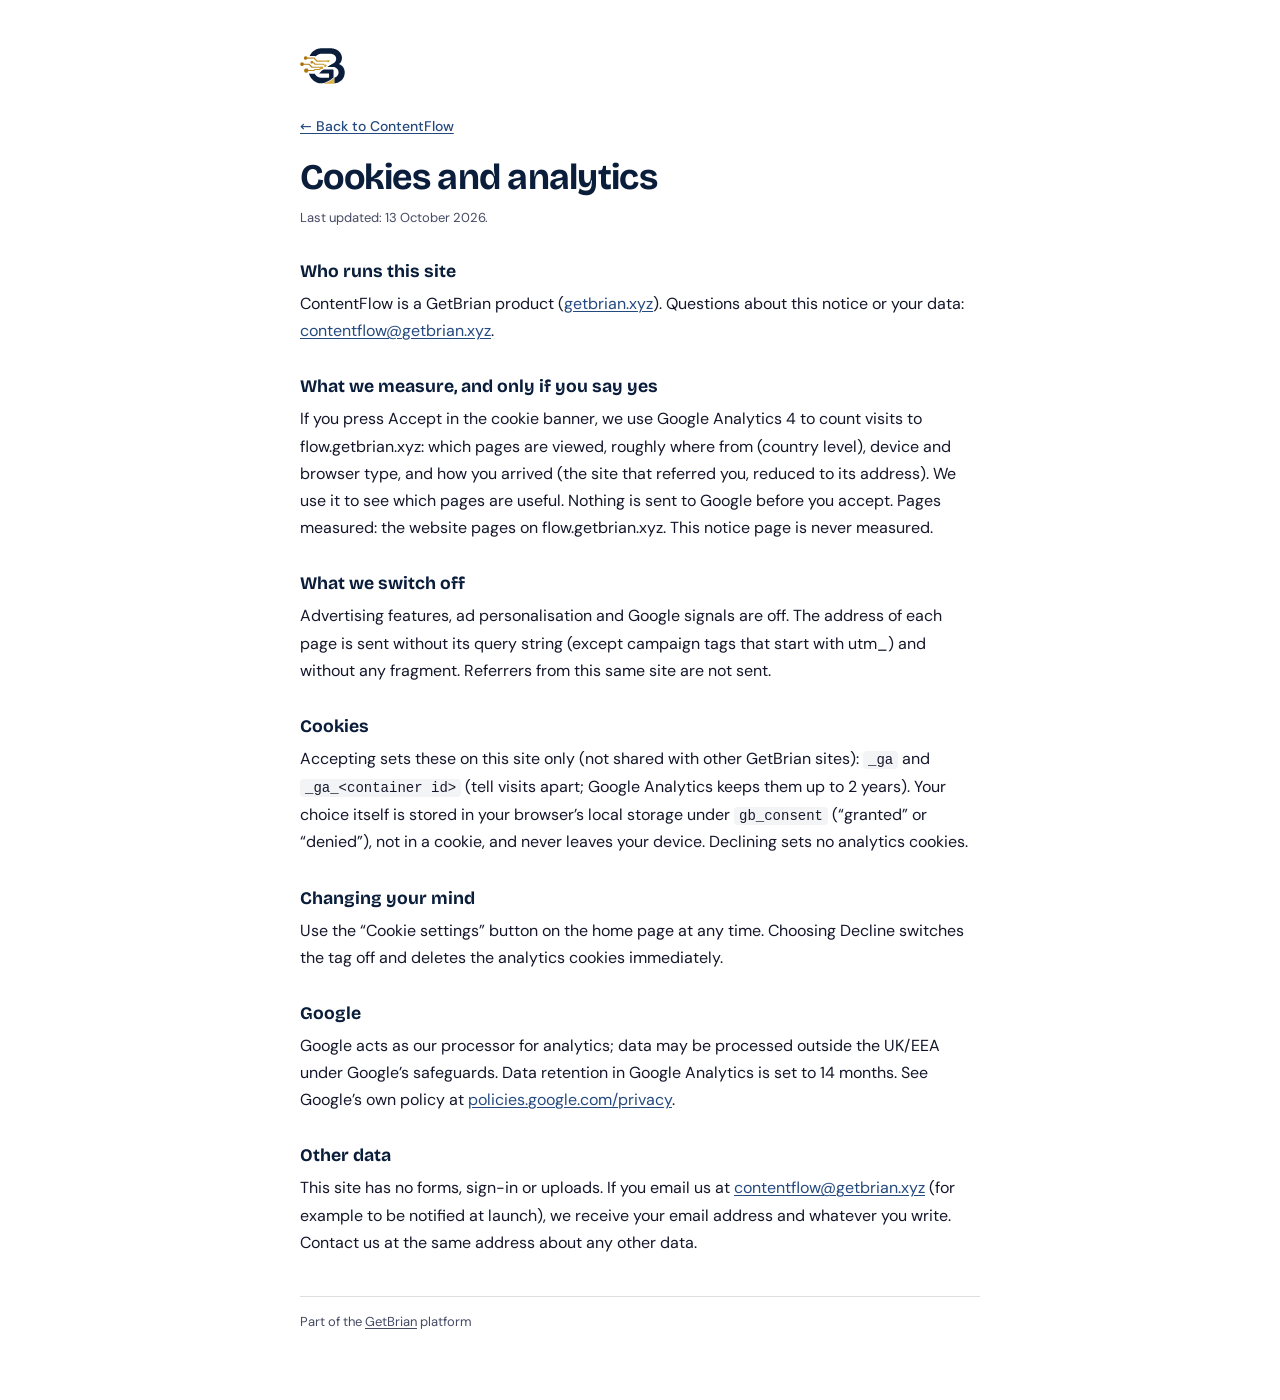
<file: cookies.html>
<!doctype html>
<html lang="en">
<head>
<meta charset="utf-8" />
<meta name="viewport" content="width=device-width, initial-scale=1" />
<title>Cookies and analytics · ContentFlow, built by Brian</title>
<meta name="description" content="What ContentFlow measures with Google Analytics, only if you say yes, and the cookies that sets." />
<link rel="icon" href="/favicon.ico" sizes="48x48" />
<link rel="icon" href="/favicon-32.png" sizes="32x32" type="image/png" />
<link rel="icon" href="/icon-512.png" sizes="512x512" type="image/png" />
<link rel="apple-touch-icon" href="/apple-touch-icon.png" sizes="180x180" type="image/png" />
<link rel="preload" href="/fonts/dm-sans-latin.woff2" as="font" type="font/woff2" crossorigin />
<link rel="preload" href="/fonts/bricolage-grotesque-latin.woff2" as="font" type="font/woff2" crossorigin />
<link rel="stylesheet" href="/fonts/fonts.css" />
<style>
  :root {
    --navy: #0A1D3B;
    --navy-soft: #24497F;
    --navy-bright: #35629F;
    --gold: #BA8B32;
    --gold-deep: #8A6520;
    --paper: #FFFFFF;
    --paper-panel: #F3F4F6;
    --ink: #14172B;
    --ink-muted: #454A64;
    --border: rgba(20, 23, 43, 0.14);
    --font-display: "Bricolage Grotesque", ui-sans-serif, system-ui, sans-serif;
    --font-body: "DM Sans", ui-sans-serif, system-ui, -apple-system, "Segoe UI", sans-serif;
    color-scheme: light;
  }
  * { box-sizing: border-box; }
  html, body { margin: 0; background: var(--paper); color: var(--ink); font-family: var(--font-body); -webkit-font-smoothing: antialiased; }
  body { padding: 24px 16px; }
  main { max-width: 680px; margin: 24px auto; padding: 0 0 24px; }
  .icon { height: 36px; width: auto; display: block; margin: 0 0 20px; }
  h1 { font-family: var(--font-display); font-size: clamp(1.75rem, 4vw, 2.25rem); font-weight: 700; letter-spacing: -0.02em; color: var(--navy); margin: 0 0 8px; }
  h2 { font-family: var(--font-display); font-size: 1.1rem; font-weight: 700; color: var(--navy); margin: 32px 0 8px; }
  p { font-size: 16px; line-height: 1.7; color: var(--ink); margin: 0 0 12px; }
  p.updated { font-size: 13px; color: var(--ink-muted); }
  code { background: var(--paper-panel); border-radius: 4px; padding: 1px 5px; font-size: 14px; }
  a { color: var(--navy-soft); text-underline-offset: 2px; }
  a:hover { color: var(--navy); }
  a:focus-visible { outline: 2px solid var(--navy-bright); outline-offset: 2px; border-radius: 2px; }
  .back { display: inline-flex; align-items: center; min-height: 44px; margin-bottom: 8px; font-size: 14px; font-weight: 500; }
  footer { margin-top: 40px; padding-top: 16px; border-top: 1px solid var(--border); font-size: 13px; color: var(--ink-muted); }
  footer a { color: var(--ink-muted); }
  @media (max-width: 520px) { body { padding: 16px; } }
</style>
</head>
<body>
  <main>
    <img class="icon" src="/brand/brian-mark-compact.svg" alt="GetBrian" />
    <a class="back" href="/">&larr; Back to ContentFlow</a>
    <h1>Cookies and analytics</h1>
    <p class="updated">Last updated: 13 October 2026.</p>

    <h2>Who runs this site</h2>
    <p>ContentFlow is a GetBrian product (<a href="https://www.getbrian.xyz">getbrian.xyz</a>). Questions about this notice or your data: <a href="mailto:contentflow@getbrian.xyz">contentflow@getbrian.xyz</a>.</p>

    <h2>What we measure, and only if you say yes</h2>
    <p>If you press Accept in the cookie banner, we use Google Analytics 4 to count visits to flow.getbrian.xyz: which pages are viewed, roughly where from (country level), device and browser type, and how you arrived (the site that referred you, reduced to its address). We use it to see which pages are useful. Nothing is sent to Google before you accept. Pages measured: the website pages on flow.getbrian.xyz. This notice page is never measured.</p>

    <h2>What we switch off</h2>
    <p>Advertising features, ad personalisation and Google signals are off. The address of each page is sent without its query string (except campaign tags that start with utm_) and without any fragment. Referrers from this same site are not sent.</p>

    <h2>Cookies</h2>
    <p>Accepting sets these on this site only (not shared with other GetBrian sites): <code>_ga</code> and <code>_ga_&lt;container id&gt;</code> (tell visits apart; Google Analytics keeps them up to 2 years). Your choice itself is stored in your browser&rsquo;s local storage under <code>gb_consent</code> (&ldquo;granted&rdquo; or &ldquo;denied&rdquo;), not in a cookie, and never leaves your device. Declining sets no analytics cookies.</p>

    <h2>Changing your mind</h2>
    <p>Use the &ldquo;Cookie settings&rdquo; button on the home page at any time. Choosing Decline switches the tag off and deletes the analytics cookies immediately.</p>

    <h2>Google</h2>
    <p>Google acts as our processor for analytics; data may be processed outside the UK/EEA under Google&rsquo;s safeguards. Data retention in Google Analytics is set to 14 months. See Google&rsquo;s own policy at <a href="https://policies.google.com/privacy" rel="noopener">policies.google.com/privacy</a>.</p>

    <h2>Other data</h2>
    <p>This site has no forms, sign-in or uploads. If you email us at <a href="mailto:contentflow@getbrian.xyz">contentflow@getbrian.xyz</a> (for example to be notified at launch), we receive your email address and whatever you write. Contact us at the same address about any other data.</p>

    <footer>Part of the <a href="https://www.getbrian.xyz">GetBrian</a> platform</footer>
  </main>
</body>
</html>
</file>
<file: fonts/fonts.css>
/* Self-hosted latin subsets of DM Sans and Bricolage Grotesque (SIL Open Font License 1.1),
   so no request goes to Google Fonts. Variable fonts: one file covers the weights. */
@font-face {
  font-family: 'DM Sans';
  font-style: normal;
  font-weight: 400 700;
  font-display: swap;
  src: url(dm-sans-latin.woff2) format('woff2');
  unicode-range: U+0000-00FF, U+0131, U+0152-0153, U+02BB-02BC, U+02C6, U+02DA, U+02DC, U+0304, U+0308, U+0329, U+2000-206F, U+20AC, U+2122, U+2191, U+2193, U+2212, U+2215, U+FEFF, U+FFFD;
}
@font-face {
  font-family: 'DM Sans';
  font-style: italic;
  font-weight: 400;
  font-display: swap;
  src: url(dm-sans-italic-latin.woff2) format('woff2');
  unicode-range: U+0000-00FF, U+0131, U+0152-0153, U+02BB-02BC, U+02C6, U+02DA, U+02DC, U+0304, U+0308, U+0329, U+2000-206F, U+20AC, U+2122, U+2191, U+2193, U+2212, U+2215, U+FEFF, U+FFFD;
}
@font-face {
  font-family: 'Bricolage Grotesque';
  font-style: normal;
  font-weight: 500 800;
  font-display: swap;
  src: url(bricolage-grotesque-latin.woff2) format('woff2');
  unicode-range: U+0000-00FF, U+0131, U+0152-0153, U+02BB-02BC, U+02C6, U+02DA, U+02DC, U+0304, U+0308, U+0329, U+2000-206F, U+20AC, U+2122, U+2191, U+2193, U+2212, U+2215, U+FEFF, U+FFFD;
}
</file>
